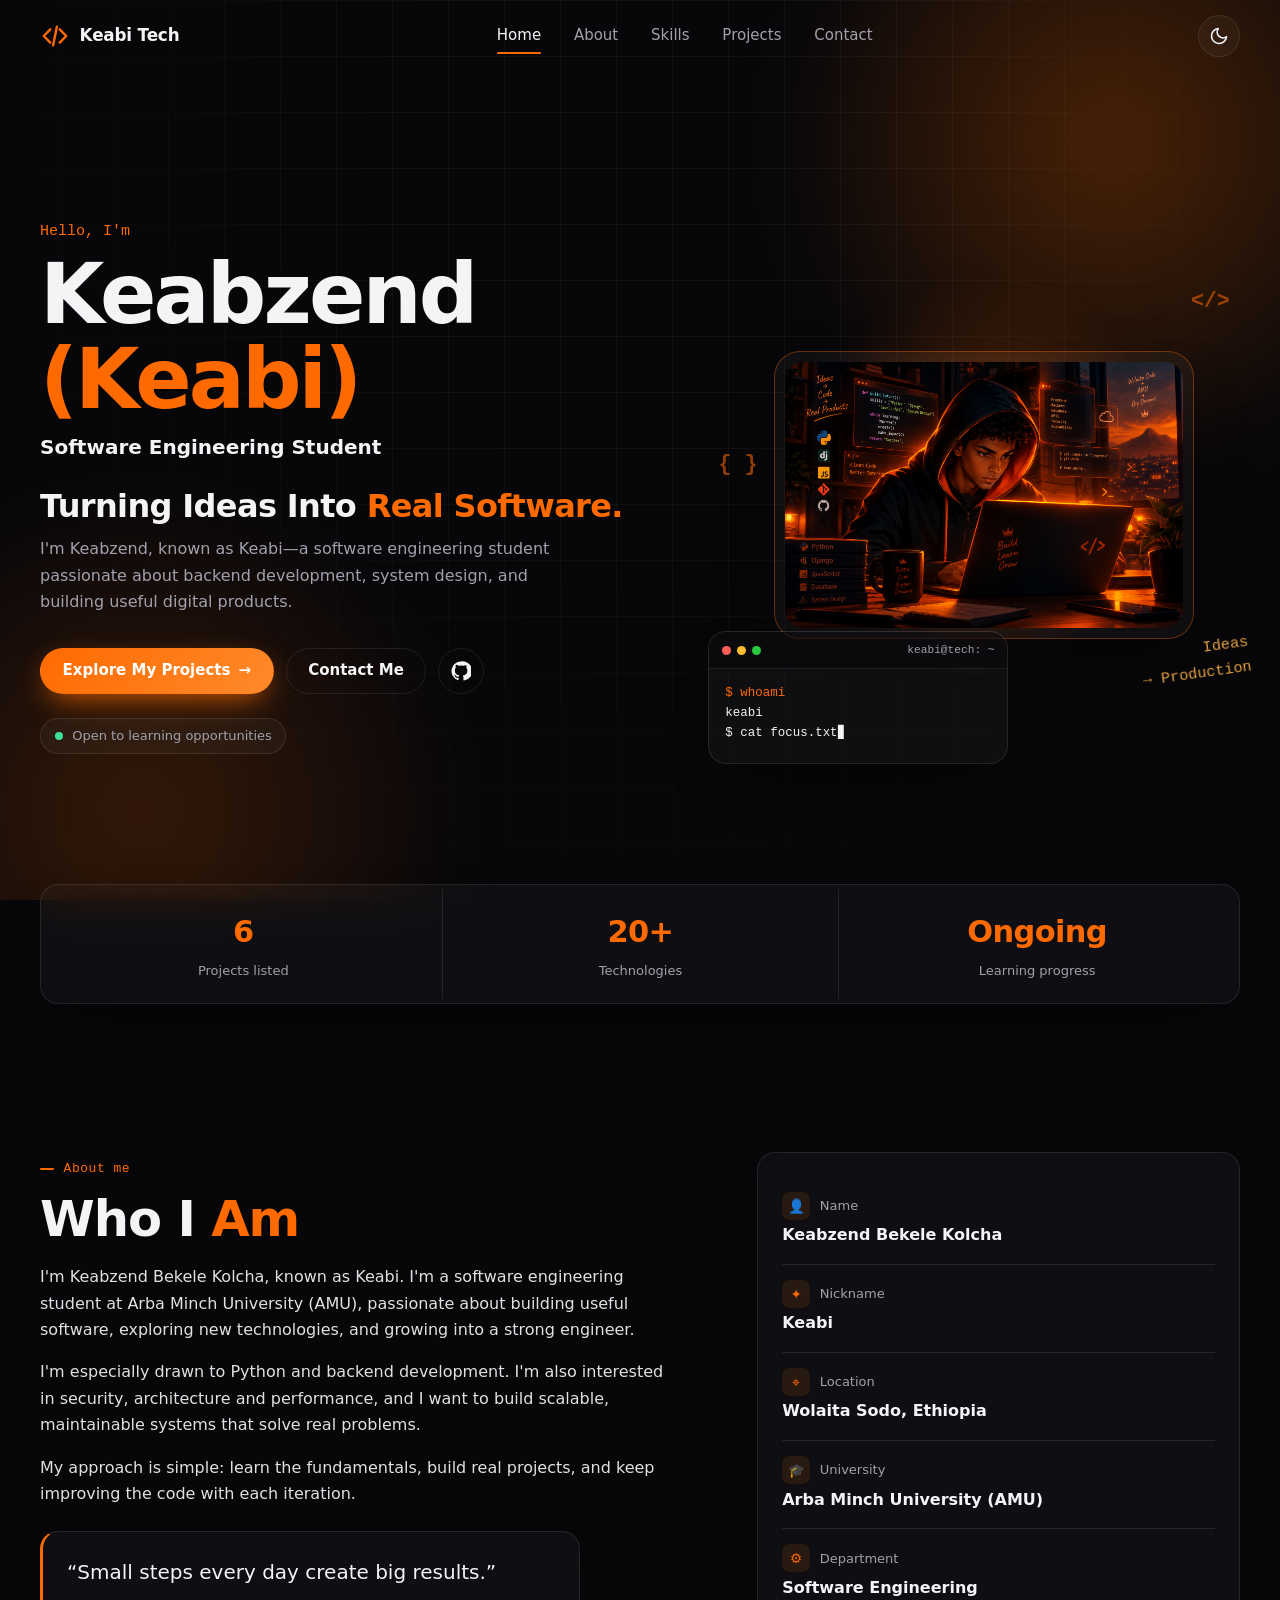
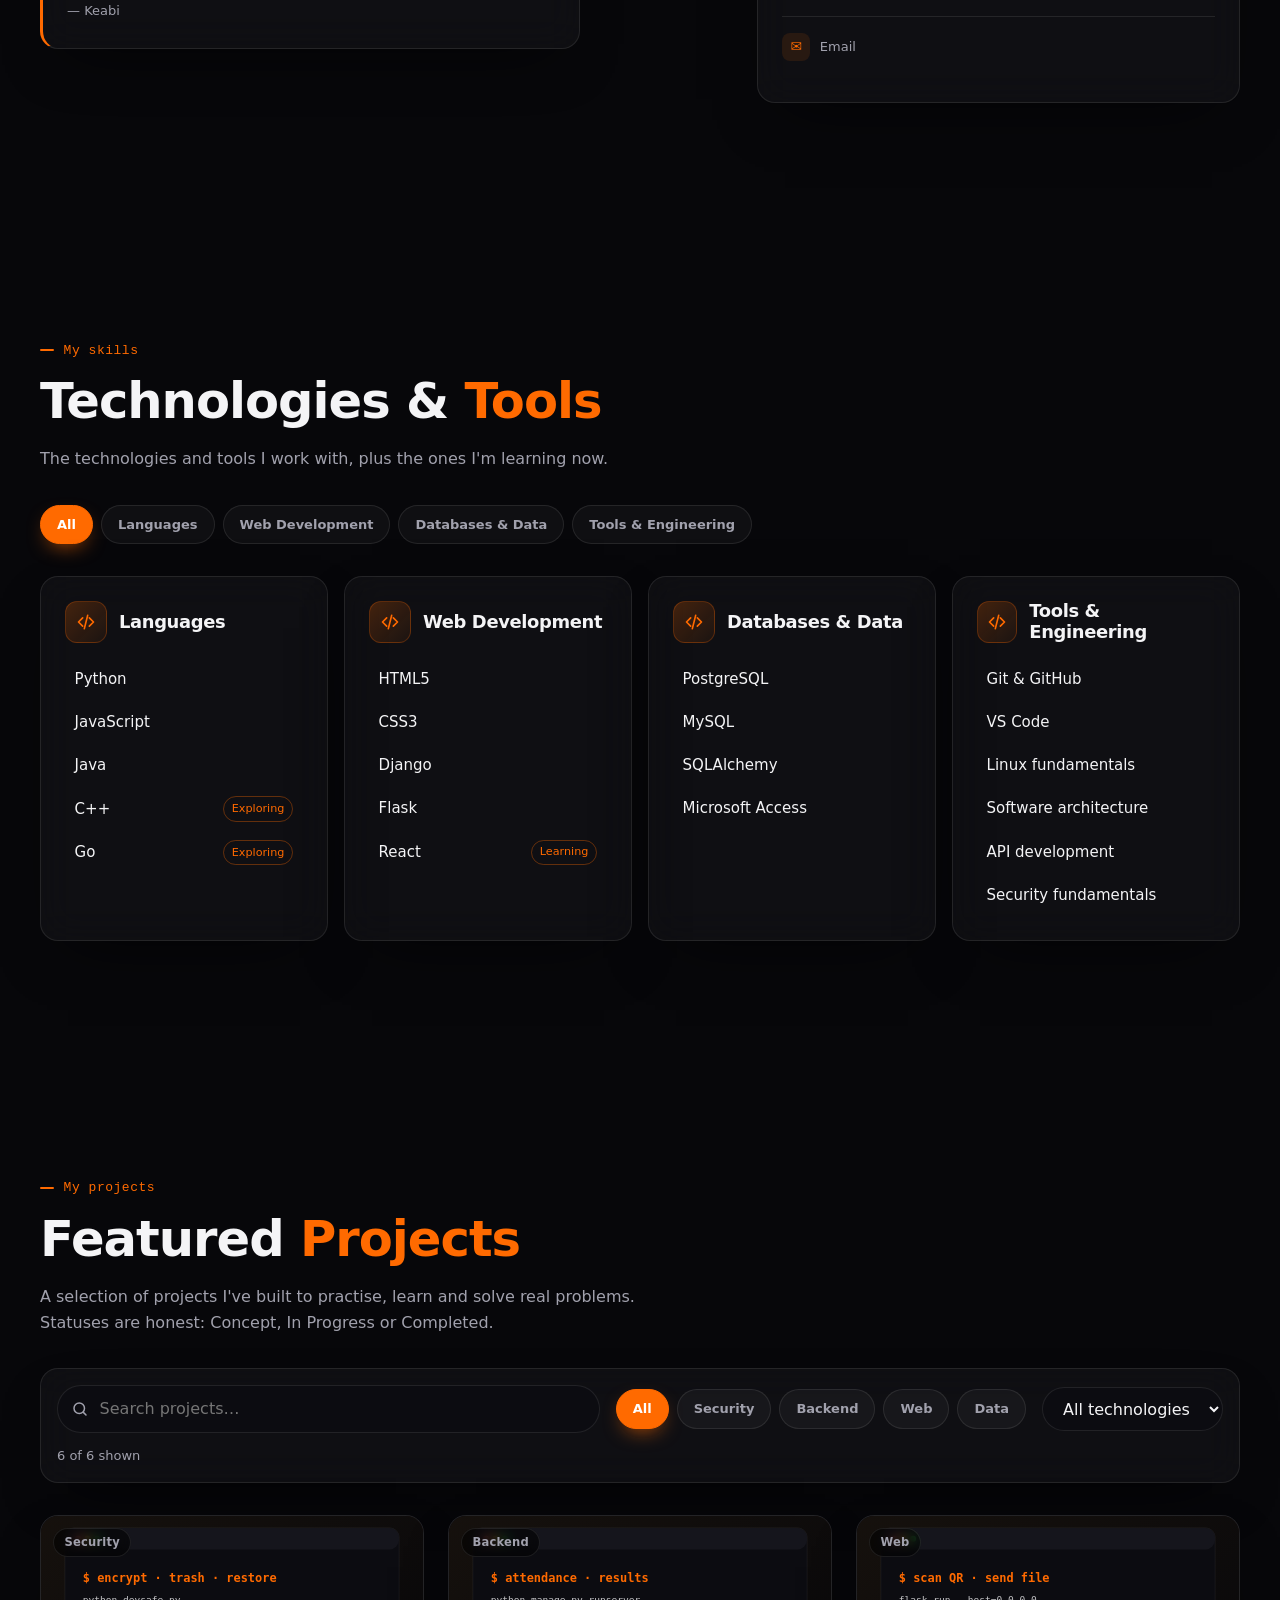
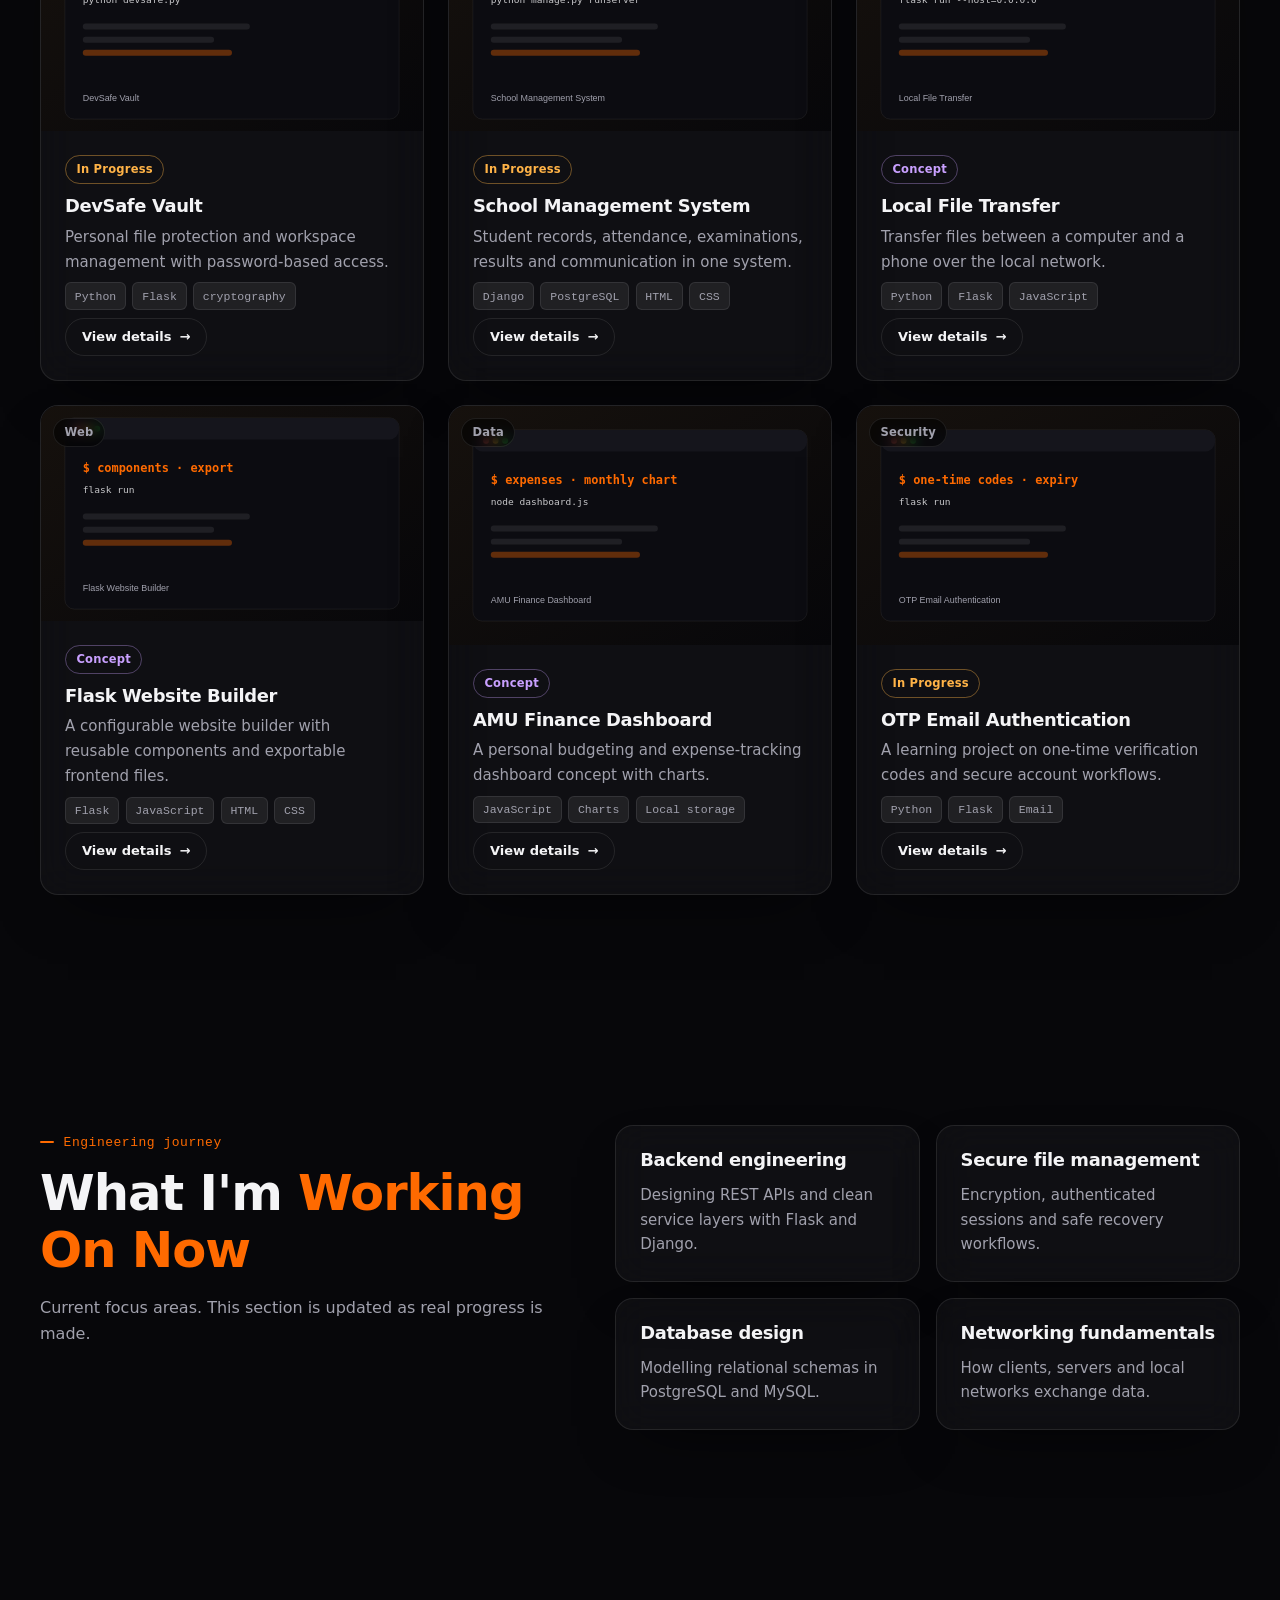
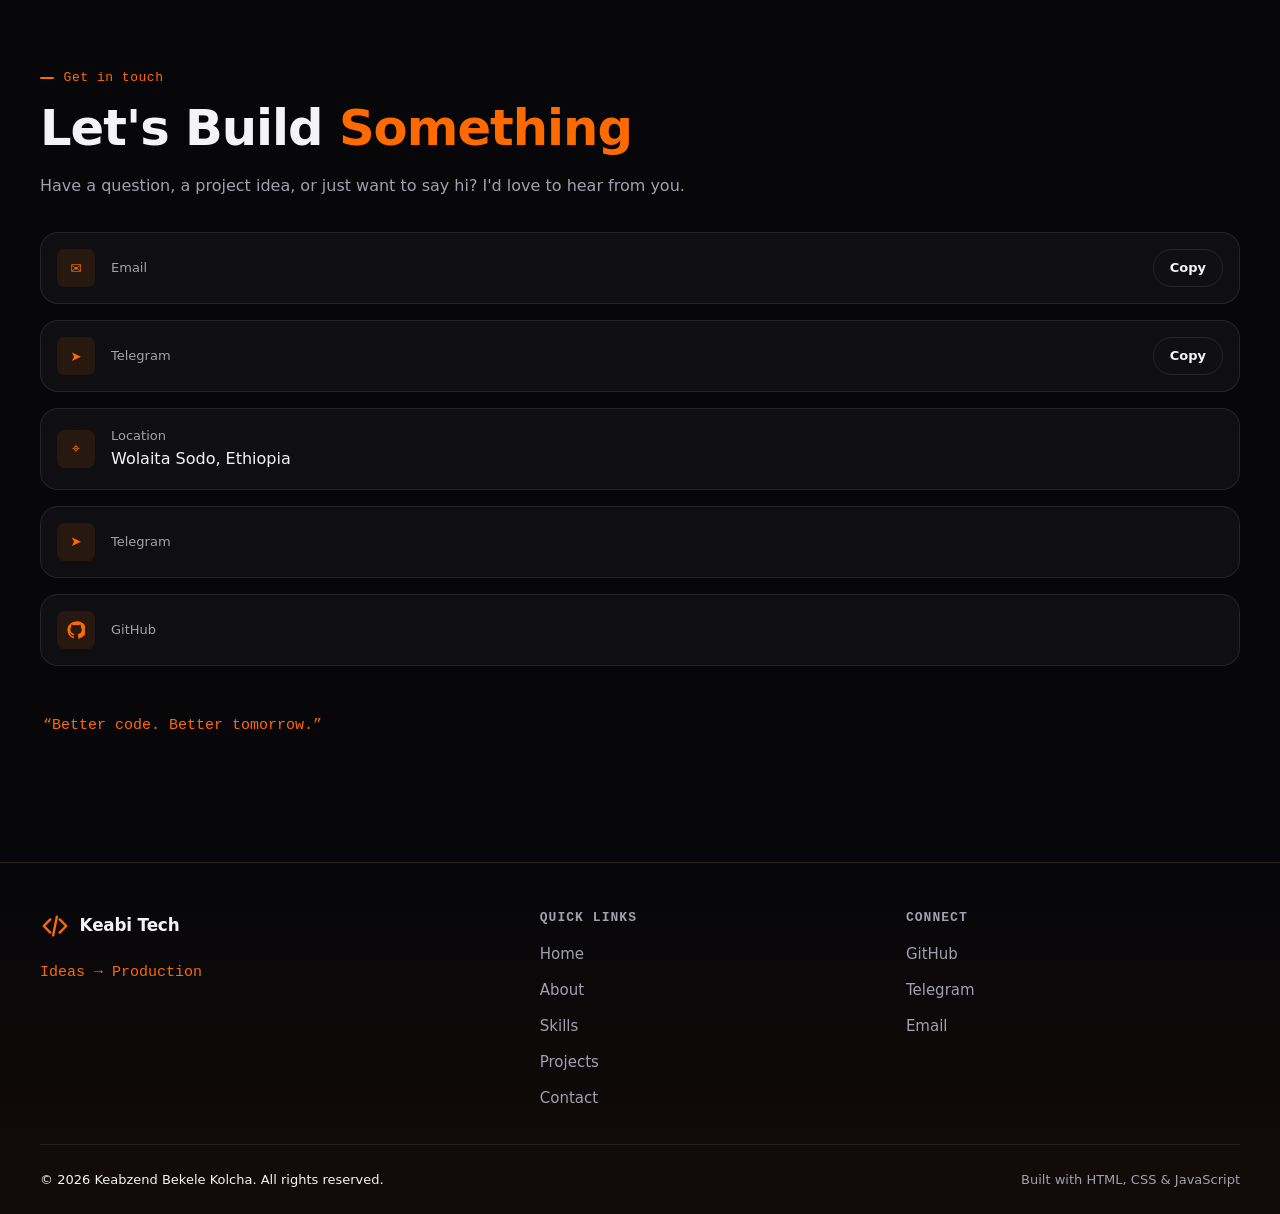
<file: keabi-tech/index.html>
<!DOCTYPE html>
<html lang="en" data-theme="dark">
<head>
  <meta charset="UTF-8">
  <meta name="viewport" content="width=device-width, initial-scale=1.0">
  <title>Keabi Tech · Keabzend Bekele Kolcha</title>
  <meta name="description" content="Keabzend (Keabi), software engineering student and aspiring backend engineer. Backend development, system design and useful digital products.">
  <meta name="author" content="Keabzend Bekele Kolcha">
  <meta name="theme-color" content="#07070a">
  <meta property="og:type" content="website">
  <meta property="og:title" content="Keabi Tech · Ideas → Production">
  <meta property="og:description" content="Portfolio of Keabzend (Keabi): backend development, system design and secure software.">
  <meta property="og:image" content="assets/images/profile.svg">
  <link rel="icon" href="assets/icons/favicon.svg" type="image/svg+xml">

  <!-- Set theme and "js" class before first paint -->
  <script>
    (function () {
      var t = "dark";
      try { t = localStorage.getItem("keabi-theme") || "dark"; } catch (e) {}
      document.documentElement.setAttribute("data-theme", t);
      document.documentElement.classList.add("js");
    })();
  </script>

  <link rel="stylesheet" href="css/styles.css">
  <link rel="stylesheet" href="css/animations.css">
  <link rel="stylesheet" href="css/responsive.css">
</head>
<body>
  <a class="skip-link" href="#main">Skip to content</a>
  <div class="scroll-progress" id="scroll-progress" aria-hidden="true"></div>
  <div class="bg-layer" aria-hidden="true">
    <div class="bg-glow bg-glow--a" data-parallax="0.05"></div>
    <div class="bg-glow bg-glow--b" data-parallax="-0.04"></div>
    <div class="bg-grid"></div>
  </div>

  <!-- ============ HEADER / NAV ============ -->
  <header class="site-header" id="site-header">
    <nav class="nav container" aria-label="Main navigation">
      <a href="#home" class="brand" aria-label="Keabi Tech home">
        <svg class="brand-mark" viewBox="0 0 32 32" aria-hidden="true"><path d="M11 9 4 16l7 7M21 9l7 7-7 7M18 6l-4 20" fill="none" stroke="currentColor" stroke-width="2.6" stroke-linecap="round" stroke-linejoin="round"/></svg>
        <span class="brand-text"><span data-bind="brand">Keabi Tech</span></span>
      </a>
      <button class="menu-toggle" id="menu-toggle" aria-expanded="false" aria-controls="primary-menu" aria-label="Open menu">
        <span></span><span></span><span></span>
      </button>
      <ul class="menu" id="primary-menu">
        <li><a href="#home">Home</a></li>
        <li><a href="#about">About</a></li>
        <li><a href="#skills">Skills</a></li>
        <li><a href="#projects">Projects</a></li>
        <li><a href="#contact">Contact</a></li>
      </ul>
      <button class="icon-btn theme-toggle" id="theme-toggle" type="button" aria-label="Switch to light theme" title="Switch to light theme">
        <svg class="icon-sun" viewBox="0 0 24 24" aria-hidden="true"><circle cx="12" cy="12" r="4" fill="none" stroke="currentColor" stroke-width="2"/><path d="M12 2v2M12 20v2M4.9 4.9l1.4 1.4M17.7 17.7l1.4 1.4M2 12h2M20 12h2M4.9 19.1l1.4-1.4M17.7 6.3l1.4-1.4" stroke="currentColor" stroke-width="2" stroke-linecap="round"/></svg>
        <svg class="icon-moon" viewBox="0 0 24 24" aria-hidden="true"><path d="M21 12.8A9 9 0 1 1 11.2 3a7 7 0 0 0 9.8 9.8z" fill="none" stroke="currentColor" stroke-width="2" stroke-linejoin="round"/></svg>
      </button>
    </nav>
  </header>

  <main id="main">
    <!-- ============ HERO ============ -->
    <section id="home" class="hero section-hero">
      <div class="container hero-grid">
        <div class="hero-copy">
          <p class="eyebrow reveal-text" style="--d:0">Hello, I'm</p>
          <h1 class="hero-title reveal-text" style="--d:1">
            <span data-bind="name" class="sr-only">Keabzend</span>
            <span class="hero-name" aria-hidden="true">Keabzend <span class="accent">(Keabi)</span></span>
          </h1>
          <p class="hero-role reveal-text" style="--d:2" data-bind="role">Software Engineering Student</p>
          <h2 class="hero-headline reveal-text" style="--d:3">Turning Ideas Into <span class="accent">Real Software.</span></h2>
          <p class="hero-intro reveal-text" style="--d:4">
            I'm Keabzend, known as Keabi—a software engineering student passionate about backend development, system design, and building useful digital products.
          </p>

          <div class="hero-actions reveal-text" style="--d:5">
            <a href="#projects" class="btn btn-primary">Explore My Projects <span aria-hidden="true">→</span></a>
            <a href="#contact" class="btn btn-ghost">Contact Me</a>
            <a href="#" data-bind-href="github" class="btn btn-icon" target="_blank" rel="noopener noreferrer" aria-label="GitHub profile (opens in a new tab)" title="GitHub" data-hide-empty>
              <svg viewBox="0 0 24 24" aria-hidden="true"><path fill="currentColor" d="M12 .5a11.5 11.5 0 0 0-3.6 22.4c.6.1.8-.3.8-.6v-2.1c-3.3.7-4-1.4-4-1.4-.5-1.3-1.3-1.7-1.3-1.7-1.1-.7.1-.7.1-.7 1.2.1 1.8 1.2 1.8 1.2 1.1 1.8 2.8 1.3 3.5 1 .1-.8.4-1.3.8-1.6-2.7-.3-5.5-1.3-5.5-6a4.7 4.7 0 0 1 1.2-3.2 4.3 4.3 0 0 1 .1-3.2s1-.3 3.3 1.2a11.4 11.4 0 0 1 6 0C17.3 4.7 18.3 5 18.3 5a4.3 4.3 0 0 1 .1 3.2 4.7 4.7 0 0 1 1.2 3.2c0 4.7-2.8 5.7-5.5 6 .4.4.8 1.1.8 2.2v3.3c0 .3.2.7.8.6A11.5 11.5 0 0 0 12 .5z"/></svg>
            </a>
          </div>

          <p class="availability reveal-text" style="--d:6" data-hide-if-no-availability>
            <span class="status-dot" aria-hidden="true"></span>
            <span data-availability-text>Open to learning opportunities</span>
          </p>
        </div>

        <div class="hero-visual reveal-text" style="--d:2">
          <div class="halo" aria-hidden="true"></div>
          <figure class="portrait glass">
            <img src="assets/images/image.png" width="560" height="640" alt="Original illustration of a focused developer in a hooded jacket, lit by an orange glow, with code symbols around them">
          </figure>
          <div class="terminal glass" role="img" aria-label="Terminal showing a short introduction">
            <div class="terminal-bar" aria-hidden="true"><span></span><span></span><span></span><em>keabi@tech: ~</em></div>
            <pre class="terminal-body" id="terminal-output" aria-hidden="true"></pre>
          </div>
          <span class="code-float code-float--a" aria-hidden="true">&lt;/&gt;</span>
          <span class="code-float code-float--b" aria-hidden="true">{ }</span>
          <span class="handwrite" aria-hidden="true">Ideas<br>→ Production</span>
        </div>
      </div>

      <div class="container">
        <ul class="stats glass" id="hero-stats">
          <li><span class="stat-value" data-stat="projects">0</span><span class="stat-label">Projects listed</span></li>
          <li><span class="stat-value" data-stat="tech">0</span><span class="stat-label">Technologies</span></li>
          <li><span class="stat-value">Ongoing</span><span class="stat-label">Learning progress</span></li>
        </ul>
      </div>
    </section>

    <!-- ============ ABOUT ============ -->
    <section id="about" class="section">
      <div class="container about-grid">
        <div class="reveal">
          <p class="section-eyebrow">About me</p>
          <h2 class="section-title">Who I <span class="accent">Am</span></h2>
          <p>I'm Keabzend Bekele Kolcha, known as Keabi. I'm a software engineering student at <span data-bind="university">Arba Minch University (AMU)</span>, passionate about building useful software, exploring new technologies, and growing into a strong engineer.</p>
          <p>I'm especially drawn to Python and backend development. I'm also interested in security, architecture and performance, and I want to build scalable, maintainable systems that solve real problems.</p>
          <p class="muted">My approach is simple: learn the fundamentals, build real projects, and keep improving the code with each iteration.</p>
          <blockquote class="quote glass">
            <p>“Small steps every day create big results.”</p>
            <cite>— Keabi</cite>
          </blockquote>
          <a href="#" data-resume class="btn btn-primary" download>
            <svg viewBox="0 0 24 24" aria-hidden="true"><path d="M12 4v11m0 0 4-4m-4 4-4-4M5 19h14" fill="none" stroke="currentColor" stroke-width="2" stroke-linecap="round" stroke-linejoin="round"/></svg>
            Download résumé
          </a>
        </div>

        <aside class="profile-card glass reveal" aria-label="Profile details" style="--stagger:1">
          <dl>
            <div class="profile-row"><dt><span class="row-icon" aria-hidden="true">👤</span>Name</dt><dd data-bind="name"></dd></div>
            <div class="profile-row"><dt><span class="row-icon" aria-hidden="true">✦</span>Nickname</dt><dd data-bind="nickname"></dd></div>
            <div class="profile-row"><dt><span class="row-icon" aria-hidden="true">⌖</span>Location</dt><dd data-bind="location"></dd></div>
            <div class="profile-row"><dt><span class="row-icon" aria-hidden="true">🎓</span>University</dt><dd data-bind="university"></dd></div>
            <div class="profile-row"><dt><span class="row-icon" aria-hidden="true">⚙</span>Department</dt><dd data-bind="department"></dd></div>
            <div class="profile-row"><dt><span class="row-icon" aria-hidden="true">✉</span>Email</dt><dd><a data-bind="email" data-bind-href="emailHref" data-hide-empty></a></dd></div>
          </dl>
        </aside>
      </div>
    </section>

    <!-- ============ SKILLS ============ -->
    <section id="skills" class="section">
      <div class="container">
        <header class="section-head reveal">
          <div>
            <p class="section-eyebrow">My skills</p>
            <h2 class="section-title">Technologies &amp; <span class="accent">Tools</span></h2>
            <p class="muted">The technologies and tools I work with, plus the ones I'm learning now.</p>
          </div>
        </header>
        <div class="filter-bar reveal" id="skill-filters" role="group" aria-label="Filter skills by category"></div>
        <div class="skills-grid" id="skills-grid"></div>
      </div>
    </section>

    <!-- ============ PROJECTS ============ -->
    <section id="projects" class="section">
      <div class="container">
        <header class="section-head reveal">
          <div>
            <p class="section-eyebrow">My projects</p>
            <h2 class="section-title">Featured <span class="accent">Projects</span></h2>
            <p class="muted">A selection of projects I've built to practise, learn and solve real problems. Statuses are honest: Concept, In Progress or Completed.</p>
          </div>
        </header>

        <div class="toolbar glass reveal">
          <label class="search">
            <span class="sr-only">Search projects by title</span>
            <svg viewBox="0 0 24 24" aria-hidden="true"><circle cx="11" cy="11" r="7" fill="none" stroke="currentColor" stroke-width="2"/><path d="m20 20-3.5-3.5" stroke="currentColor" stroke-width="2" stroke-linecap="round"/></svg>
            <input type="search" id="project-search" placeholder="Search projects…" autocomplete="off">
          </label>
          <div class="chips" id="project-categories" role="group" aria-label="Filter by category"></div>
          <label class="select-wrap">
            <span class="sr-only">Filter by technology</span>
            <select id="tech-filter">
              <option value="all">All technologies</option>
            </select>
          </label>
          <p class="count muted" id="project-count" aria-live="polite"></p>
        </div>

        <div class="projects-grid" id="projects-grid"></div>

        <div class="empty-state glass" id="projects-empty" hidden>
          <p>No projects match these filters.</p>
          <p class="muted">Try clearing the search or choosing “All”.</p>
        </div>
      </div>
    </section>

    <!-- ============ NOW / JOURNEY ============ -->
    <section id="journey" class="section">
      <div class="container journey-grid">
        <div class="reveal">
          <p class="section-eyebrow">Engineering journey</p>
          <h2 class="section-title">What I'm <span class="accent">Working On Now</span></h2>
          <p class="muted">Current focus areas. This section is updated as real progress is made.</p>
        </div>
        <ol class="now-list">
          <!-- Populated from config.now -->
        </ol>
      </div>
    </section>

    <!-- ============ CONTACT ============ -->
    <section id="contact" class="section">
      <div class="container contact-grid">
        <div class="reveal">
          <p class="section-eyebrow">Get in touch</p>
          <h2 class="section-title">Let's Build <span class="accent">Something</span></h2>
          <p class="muted">Have a question, a project idea, or just want to say hi? I'd love to hear from you.</p>

          <ul class="contact-links">
            <li>
              <span class="row-icon" aria-hidden="true">✉</span>
              <div>
                <span class="label">Email</span>
                <a data-bind="email" data-bind-href="emailHref" data-hide-empty></a>
              </div>
              <button type="button" class="btn btn-ghost btn-sm" id="copy-email">Copy</button>
              <span class="sr-only" id="copy-status" role="status"></span>
            </li>
            <li>
              <span class="row-icon" aria-hidden="true">➤</span>
              <div>
                <span class="label">Telegram</span>
                <a data-bind="email" data-bind-href="emailHref" data-hide-empty></a>
              </div>
              <button type="button" class="btn btn-ghost btn-sm" id="copy-email">Copy</button>
              <span class="sr-only" id="copy-status" role="status"></span>
            </li>
            <li data-hide-empty-parent>
              <span class="row-icon" aria-hidden="true">⌖</span>
              <div><span class="label">Location</span><span data-bind="location"></span></div>
            </li>
            <li>
              <span class="row-icon" aria-hidden="true">➤</span>
              <div>
                <span class="label">Telegram</span>
                <a data-bind="telegramHandle" data-bind-href="telegram" data-hide-empty target="_blank" rel="noopener noreferrer"></a>
              </div>
            </li>
            <li>
              <span class="row-icon" aria-hidden="true">
                <svg viewBox="0 0 24 24"><path fill="currentColor" d="M12 .5a11.5 11.5 0 0 0-3.6 22.4c.6.1.8-.3.8-.6v-2.1c-3.3.7-4-1.4-4-1.4-.5-1.3-1.3-1.7-1.3-1.7-1.1-.7.1-.7.1-.7 1.2.1 1.8 1.2 1.8 1.2 1.1 1.8 2.8 1.3 3.5 1 .1-.8.4-1.3.8-1.6-2.7-.3-5.5-1.3-5.5-6a4.7 4.7 0 0 1 1.2-3.2 4.3 4.3 0 0 1 .1-3.2s1-.3 3.3 1.2a11.4 11.4 0 0 1 6 0C17.3 4.7 18.3 5 18.3 5a4.3 4.3 0 0 1 .1 3.2 4.7 4.7 0 0 1 1.2 3.2c0 4.7-2.8 5.7-5.5 6 .4.4.8 1.1.8 2.2v3.3c0 .3.2.7.8.6A11.5 11.5 0 0 0 12 .5z"/></svg>
              </span>
              <div>
                <span class="label">GitHub</span>
                <a data-bind="github" data-bind-href="github" data-hide-empty target="_blank" rel="noopener noreferrer"></a>
              </div>
            </li>
          </ul>

          <blockquote class="quote quote-inline">
            <p>“Better code. Better tomorrow.”</p>
          </blockquote>
        </div>

    
      </div>
    </section>
  </main>

  <!-- ============ FOOTER ============ -->
  <footer class="site-footer">
    <div class="container footer-grid">
      <div>
        <a href="#home" class="brand" aria-label="Keabi Tech home">
          <svg class="brand-mark" viewBox="0 0 32 32" aria-hidden="true"><path d="M11 9 4 16l7 7M21 9l7 7-7 7M18 6l-4 20" fill="none" stroke="currentColor" stroke-width="2.6" stroke-linecap="round" stroke-linejoin="round"/></svg>
          <span class="brand-text" data-bind="brand">Keabi Tech</span>
        </a>
        <p class="accent tagline" data-bind="tagline">Ideas → Production</p>
      </div>
      <nav aria-label="Footer navigation">
        <h3 class="footer-title">Quick links</h3>
        <ul>
          <li><a href="#home">Home</a></li>
          <li><a href="#about">About</a></li>
          <li><a href="#skills">Skills</a></li>
          <li><a href="#projects">Projects</a></li>
          <li><a href="#contact">Contact</a></li>
        </ul>
      </nav>
      <div>
        <h3 class="footer-title">Connect</h3>
        <ul>
          <li><a data-bind="github" data-bind-href="github" data-hide-empty target="_blank" rel="noopener noreferrer">GitHub</a></li>
          <li><a data-bind="telegramHandle" data-bind-href="telegram" data-hide-empty target="_blank" rel="noopener noreferrer">Telegram</a></li>
          <li><a data-bind="email" data-bind-href="emailHref" data-hide-empty>Email</a></li>
        </ul>
      </div>
    </div>
    <div class="container footer-bottom">
      <p>© <span data-year>2026</span> <span data-bind="name"></span>. All rights reserved.</p>
      <p class="muted">Built with HTML, CSS &amp; JavaScript</p>
    </div>
  </footer>

  <button type="button" class="back-to-top glass" id="back-to-top" aria-label="Back to top">
    <svg viewBox="0 0 24 24" aria-hidden="true"><path d="M12 19V5m0 0-6 6m6-6 6 6" fill="none" stroke="currentColor" stroke-width="2" stroke-linecap="round" stroke-linejoin="round"/></svg>
  </button>

  <!-- ============ PROJECT MODAL (native dialog: focus trap + Esc) ============ -->
  <dialog class="modal glass" id="project-modal" aria-labelledby="project-modal-title">
    <div class="modal-inner">
      <button type="button" class="icon-btn modal-close" aria-label="Close project details">✕</button>
      <div id="project-modal-body"></div>
    </div>
  </dialog>

  <!-- ============ TEMPLATES ============ -->
  <template id="project-card-template">
    <article class="project-card glass reveal">
      <div class="thumb-wrap">
        <img data-field="thumbnail" width="640" height="400" loading="lazy" alt="">
        <span class="pill pill-overlay" data-field="category"></span>
      </div>
      <div class="card-body">
        <span class="status" data-field="status"></span>
        <h3 data-field="title"></h3>
        <p class="muted" data-field="summary"></p>
        <ul class="tags" data-field="tags"></ul>
        <button type="button" class="btn btn-ghost btn-sm" data-open>View details <span aria-hidden="true">→</span></button>
      </div>
    </article>
  </template>

  <template id="skill-card-template">
    <article class="skill-card glass reveal">
      <header class="skill-head">
        <span class="icon-badge" aria-hidden="true">
          <svg viewBox="0 0 24 24"><path d="m8 7-5 5 5 5M16 7l5 5-5 5M14 4l-4 16" fill="none" stroke="currentColor" stroke-width="2" stroke-linecap="round" stroke-linejoin="round"/></svg>
        </span>
        <h3 data-skill-title></h3>
      </header>
      <ul class="skill-list" data-skill-list></ul>
    </article>
  </template>

  <script src="js/config.js"></script>
  <script src="js/projects.js"></script>
  <script src="js/app.js"></script>
  <script src="js/interactions.js"></script>
</body>
</html>
</file>
<file: keabi-tech/css/styles.css>
/* ==========================================================================
   KEABI TECH — base styles, design tokens, layout components
   ========================================================================== */

/* ---------- Design tokens ---------- */
:root {
  --bg: #07070a;
  --bg-2: #0c0c11;
  --surface: rgba(255, 255, 255, 0.035);
  --surface-strong: rgba(255, 255, 255, 0.07);
  --border: rgba(255, 255, 255, 0.09);
  --border-strong: rgba(255, 106, 0, 0.35);
  --text: #f4f4f6;
  --muted: #a1a1ad;
  --accent: #ff6a00;
  --accent-2: #ffb347;
  --accent-ink: #1a0b00;
  --success: #3ddc97;
  --danger: #ff5c6c;
  --glow: rgba(255, 106, 0, 0.28);
  --shadow: 0 24px 60px -28px rgba(0, 0, 0, 0.75);
  --blur: saturate(140%) blur(18px);

  --radius-sm: 10px;
  --radius: 18px;
  --radius-lg: 26px;

  --space-1: 0.25rem;
  --space-2: 0.5rem;
  --space-3: 0.75rem;
  --space-4: 1rem;
  --space-6: 1.5rem;
  --space-8: 2rem;
  --space-12: 3rem;
  --space-16: 4rem;
  --section-y: clamp(4.5rem, 9vw, 7.5rem);

  --fs-xs: 0.8125rem;
  --fs-sm: 0.9375rem;
  --fs-base: 1rem;
  --fs-lg: clamp(1.1rem, 1.6vw, 1.25rem);
  --fs-h3: clamp(1.1rem, 1.4vw, 1.25rem);
  --fs-h2: clamp(2rem, 4.2vw, 3.1rem);
  --fs-h1: clamp(2.6rem, 7vw, 5.2rem);

  --font-sans: system-ui, -apple-system, "Segoe UI", Roboto, "Helvetica Neue", Arial, sans-serif;
  --font-mono: ui-monospace, SFMono-Regular, "SF Mono", Consolas, "Liberation Mono", Menlo, monospace;

  --container: 1200px;
  --nav-h: 72px;
  color-scheme: dark;
}

[data-theme="light"] {
  --bg: #fbf8f5;
  --bg-2: #ffffff;
  --surface: rgba(255, 255, 255, 0.72);
  --surface-strong: #ffffff;
  --border: rgba(20, 20, 30, 0.1);
  --border-strong: rgba(255, 106, 0, 0.45);
  --text: #15151c;
  --muted: #5d5d69;
  --glow: rgba(255, 106, 0, 0.16);
  --shadow: 0 24px 50px -30px rgba(60, 30, 0, 0.3);
  color-scheme: light;
}

/* ---------- Base ---------- */
*,
*::before,
*::after { box-sizing: border-box; }

html {
  scroll-behavior: smooth;
  scroll-padding-top: calc(var(--nav-h) + 12px);
  -webkit-text-size-adjust: 100%;
}

body {
  margin: 0;
  min-height: 100vh;
  font-family: var(--font-sans);
  font-size: var(--fs-base);
  line-height: 1.65;
  color: var(--text);
  background: var(--bg);
  overflow-x: hidden;
  -webkit-font-smoothing: antialiased;
  transition: background-color 0.35s ease, color 0.35s ease;
}

img, svg { display: block; max-width: 100%; }
img { height: auto; }
a { color: inherit; text-decoration: none; }
p { margin: 0 0 var(--space-4); }
h1, h2, h3, h4 { margin: 0 0 var(--space-3); line-height: 1.15; letter-spacing: -0.02em; font-weight: 750; }
ul, ol { margin: 0; padding: 0; list-style: none; }
blockquote, figure, dl, dd { margin: 0; }
button, input, select, textarea { font: inherit; color: inherit; }
button { cursor: pointer; }
[hidden] { display: none !important; }

.container {
  width: min(100% - 2.5rem, var(--container));
  margin-inline: auto;
}

.sr-only {
  position: absolute !important;
  width: 1px; height: 1px;
  padding: 0; margin: -1px;
  overflow: hidden; clip: rect(0, 0, 0, 0);
  white-space: nowrap; border: 0;
}

.accent { color: var(--accent); }
.muted { color: var(--muted); }
.small { font-size: var(--fs-xs); }

/* Visible focus for keyboard users */
:focus-visible {
  outline: 2px solid var(--accent);
  outline-offset: 3px;
  border-radius: 6px;
}

.skip-link {
  position: fixed;
  top: 12px; left: 12px;
  z-index: 200;
  padding: 0.6rem 1rem;
  border-radius: var(--radius-sm);
  background: var(--accent);
  color: var(--accent-ink);
  font-weight: 600;
  transform: translateY(-200%);
  transition: transform 0.2s ease;
}
.skip-link:focus { transform: translateY(0); }

/* ---------- Ambient background ---------- */
.bg-layer {
  position: fixed;
  inset: 0;
  z-index: -1;
  pointer-events: none;
  overflow: hidden;
}
.bg-grid {
  position: absolute;
  inset: 0;
  background-image:
    linear-gradient(var(--border) 1px, transparent 1px),
    linear-gradient(90deg, var(--border) 1px, transparent 1px);
  background-size: 56px 56px;
  mask-image: radial-gradient(ellipse at 50% 20%, #000 30%, transparent 75%);
  -webkit-mask-image: radial-gradient(ellipse at 50% 20%, #000 30%, transparent 75%);
  opacity: 0.45;
}
.bg-glow {
  position: absolute;
  width: 58vw;
  height: 58vw;
  max-width: 820px;
  max-height: 820px;
  border-radius: 50%;
  background: radial-gradient(circle, var(--glow), transparent 65%);
  filter: blur(40px);
  will-change: transform;
}
.bg-glow--a { top: -18vw; right: -16vw; }
.bg-glow--b { bottom: -22vw; left: -18vw; opacity: 0.7; }

/* ---------- Glass surface ---------- */
.glass {
  background: var(--surface);
  border: 1px solid var(--border);
  backdrop-filter: var(--blur);
  -webkit-backdrop-filter: var(--blur);
  box-shadow: var(--shadow);
  border-radius: var(--radius);
}

/* ---------- Buttons ---------- */
.btn {
  display: inline-flex;
  align-items: center;
  justify-content: center;
  gap: 0.5rem;
  min-height: 46px;
  padding: 0.7rem 1.35rem;
  border-radius: 999px;
  border: 1px solid transparent;
  font-weight: 650;
  font-size: var(--fs-sm);
  line-height: 1;
  white-space: nowrap;
  transition: transform 0.2s ease, box-shadow 0.25s ease, background-color 0.25s ease, border-color 0.25s ease, color 0.25s ease;
}
.btn svg { width: 18px; height: 18px; flex: none; }
.btn:hover { transform: translateY(-2px); }
.btn:active { transform: translateY(0); }

.btn-primary {
  background: linear-gradient(135deg, var(--accent), #ff8a2b);
  color: #fff;
  box-shadow: 0 10px 30px -10px var(--accent);
}
.btn-primary:hover { box-shadow: 0 16px 36px -12px var(--accent); }

.btn-ghost {
  background: transparent;
  color: var(--text);
  border-color: var(--border);
}
.btn-ghost:hover { border-color: var(--border-strong); color: var(--accent); }

.btn-icon {
  width: 46px;
  padding: 0;
  background: transparent;
  border-color: var(--border);
  color: var(--text);
}
.btn-icon svg { width: 20px; height: 20px; }
.btn-icon:hover { color: var(--accent); border-color: var(--border-strong); }

.btn-sm { min-height: 38px; padding: 0.5rem 1rem; font-size: var(--fs-xs); }
.btn-block { width: 100%; }

.icon-btn {
  width: 42px; height: 42px;
  display: inline-grid;
  place-items: center;
  border-radius: 50%;
  border: 1px solid var(--border);
  background: var(--surface);
  color: var(--text);
  transition: border-color 0.2s ease, color 0.2s ease, transform 0.2s ease;
}
.icon-btn:hover { color: var(--accent); border-color: var(--border-strong); transform: rotate(-12deg); }
.icon-btn svg { width: 20px; height: 20px; }

/* ---------- Header / navigation ---------- */
.site-header {
  position: sticky;
  top: 0;
  z-index: 100;
  height: var(--nav-h);
  transition: background-color 0.3s ease, backdrop-filter 0.3s ease, border-color 0.3s ease;
  border-bottom: 1px solid transparent;
}
.site-header.is-scrolled {
  background: color-mix(in srgb, var(--bg) 70%, transparent);
  backdrop-filter: var(--blur);
  -webkit-backdrop-filter: var(--blur);
  border-bottom-color: var(--border);
}
.nav {
  height: 100%;
  display: flex;
  align-items: center;
  justify-content: space-between;
  gap: var(--space-4);
}
.brand {
  display: inline-flex;
  align-items: center;
  gap: 0.6rem;
  font-weight: 750;
  font-size: 1.05rem;
  letter-spacing: -0.01em;
}
.brand-mark { width: 30px; height: 30px; color: var(--accent); }

.menu {
  display: flex;
  align-items: center;
  gap: 0.25rem;
  position: relative;
}
.menu a {
  position: relative;
  display: block;
  padding: 0.5rem 0.9rem;
  font-size: var(--fs-sm);
  color: var(--muted);
  transition: color 0.2s ease;
}
.menu a::after {
  content: "";
  position: absolute;
  left: 0.9rem; right: 0.9rem; bottom: 0.1rem;
  height: 2px;
  border-radius: 2px;
  background: var(--accent);
  transform: scaleX(0);
  transform-origin: left;
  transition: transform 0.3s ease;
}
.menu a:hover,
.menu a.is-active { color: var(--text); }
.menu a:hover::after,
.menu a.is-active::after { transform: scaleX(1); }

.nav > .theme-toggle { margin-left: var(--space-2); }
.theme-toggle .icon-sun { display: none; }
[data-theme="light"] .theme-toggle .icon-sun { display: block; }
[data-theme="light"] .theme-toggle .icon-moon { display: none; }
[data-theme="dark"] .theme-toggle .icon-moon { display: block; }

.menu-toggle {
  display: none;
  width: 44px; height: 44px;
  background: var(--surface);
  border: 1px solid var(--border);
  border-radius: 12px;
  flex-direction: column;
  justify-content: center;
  align-items: center;
  gap: 5px;
}
.menu-toggle span {
  width: 18px; height: 2px;
  background: var(--text);
  border-radius: 2px;
  transition: transform 0.3s ease, opacity 0.3s ease;
}
.menu-toggle[aria-expanded="true"] span:nth-child(1) { transform: translateY(7px) rotate(45deg); }
.menu-toggle[aria-expanded="true"] span:nth-child(2) { opacity: 0; }
.menu-toggle[aria-expanded="true"] span:nth-child(3) { transform: translateY(-7px) rotate(-45deg); }

.scroll-progress {
  position: fixed;
  top: 0; left: 0; right: 0;
  height: 3px;
  background: linear-gradient(90deg, var(--accent), var(--accent-2));
  transform-origin: left;
  transform: scaleX(0);
  z-index: 150;
  box-shadow: 0 0 12px var(--glow);
}

/* ---------- Sections ---------- */
.section { padding-block: var(--section-y); position: relative; }
.section-hero { padding-top: clamp(2.5rem, 6vw, 4.5rem); padding-bottom: var(--space-8); }

.section-eyebrow {
  display: inline-flex;
  align-items: center;
  gap: 0.6rem;
  margin-bottom: var(--space-3);
  font-family: var(--font-mono);
  font-size: var(--fs-xs);
  color: var(--accent);
  letter-spacing: 0.04em;
}
.section-eyebrow::before {
  content: "";
  width: 14px; height: 2px;
  background: var(--accent);
  border-radius: 2px;
}
.section-title { font-size: var(--fs-h2); margin-bottom: var(--space-4); }
.section-head {
  display: flex;
  justify-content: space-between;
  align-items: flex-end;
  flex-wrap: wrap;
  gap: var(--space-6);
  margin-bottom: var(--space-8);
}
.section-head p.muted { max-width: 60ch; margin: 0; }

/* ---------- Hero ---------- */
.hero-grid {
  display: grid;
  grid-template-columns: 1.1fr 0.9fr;
  gap: clamp(2rem, 5vw, 4rem);
  align-items: center;
  min-height: min(78vh, 720px);
}
.eyebrow {
  font-family: var(--font-mono);
  color: var(--accent);
  font-size: var(--fs-sm);
  margin-bottom: var(--space-2);
}
.hero-title {
  font-size: var(--fs-h1);
  font-weight: 800;
  margin: 0 0 var(--space-2);
  letter-spacing: -0.035em;
  line-height: 1.02;
}
.hero-role {
  font-size: var(--fs-lg);
  font-weight: 600;
  color: var(--text);
  margin-bottom: var(--space-6);
}
.hero-headline {
  font-size: clamp(1.4rem, 2.6vw, 2rem);
  font-weight: 700;
  letter-spacing: -0.02em;
  margin-bottom: var(--space-3);
}
.hero-intro {
  max-width: 52ch;
  color: var(--muted);
  font-size: var(--fs-base);
}
.hero-actions {
  display: flex;
  flex-wrap: wrap;
  gap: var(--space-3);
  margin: var(--space-8) 0 var(--space-6);
}

.availability {
  display: inline-flex;
  align-items: center;
  gap: 0.6rem;
  font-size: var(--fs-xs);
  color: var(--muted);
  padding: 0.4rem 0.85rem;
  border: 1px solid var(--border);
  border-radius: 999px;
  background: var(--surface);
}
.status-dot {
  width: 8px; height: 8px;
  border-radius: 50%;
  background: var(--success);
  box-shadow: 0 0 0 0 rgba(61, 220, 151, 0.6);
  animation: pulse 2.4s ease-out infinite;
}

.hero-visual {
  position: relative;
  min-height: 480px;
  display: grid;
  place-items: center;
}
.halo {
  position: absolute;
  width: 78%;
  aspect-ratio: 1;
  border-radius: 50%;
  background: radial-gradient(circle, var(--glow), transparent 68%);
  filter: blur(14px);
  top: 4%;
}
.portrait {
  position: relative;
  width: min(100%, 420px);
  margin: 0;
  padding: 10px;
  border-radius: var(--radius-lg);
  overflow: hidden;
  border-color: var(--border-strong);
}
.portrait img {
  width: 100%;
  height: auto;
  border-radius: calc(var(--radius-lg) - 8px);
}

.terminal {
  position: absolute;
  left: -4%;
  bottom: -6%;
  width: min(300px, 80%);
  border-radius: var(--radius);
  overflow: hidden;
  font-family: var(--font-mono);
  font-size: 0.78rem;
}
.terminal-bar {
  display: flex;
  align-items: center;
  gap: 6px;
  padding: 0.55rem 0.8rem;
  border-bottom: 1px solid var(--border);
  background: color-mix(in srgb, var(--bg) 60%, transparent);
}
.terminal-bar span { width: 9px; height: 9px; border-radius: 50%; background: var(--border-strong); }
.terminal-bar span:nth-child(1) { background: #ff5f57; }
.terminal-bar span:nth-child(2) { background: #febc2e; }
.terminal-bar span:nth-child(3) { background: #28c840; }
.terminal-bar em { margin-left: auto; font-style: normal; color: var(--muted); font-size: 0.7rem; }
.terminal-body {
  margin: 0;
  padding: 0.9rem 1rem;
  min-height: 7.5em;
  white-space: pre-wrap;
  color: var(--text);
  line-height: 1.6;
}
.terminal-body::first-line { color: var(--accent); }

.code-float {
  position: absolute;
  font-family: var(--font-mono);
  color: var(--accent);
  opacity: 0.55;
  font-size: 1.35rem;
  font-weight: 700;
  pointer-events: none;
  animation: float 7s ease-in-out infinite;
}
.code-float--a { top: 6%; right: 2%; }
.code-float--b { top: 40%; left: -2%; animation-delay: -3s; }
.handwrite {
  position: absolute;
  right: -2%;
  bottom: 10%;
  font-family: var(--font-mono);
  color: var(--accent-2);
  font-size: 0.95rem;
  transform: rotate(-8deg);
  text-align: right;
  opacity: 0.9;
  pointer-events: none;
}

.stats {
  list-style: none;
  display: grid;
  grid-template-columns: repeat(3, 1fr);
  margin-top: clamp(1rem, 3vw, 2.5rem);
  padding: 0.25rem;
}
.stats li {
  display: flex;
  flex-direction: column;
  align-items: center;
  gap: 0.2rem;
  padding: 1.1rem 0.5rem;
  text-align: center;
}
.stats li + li { border-left: 1px solid var(--border); }
.stat-value {
  font-size: clamp(1.4rem, 2.6vw, 1.9rem);
  font-weight: 800;
  color: var(--accent);
  letter-spacing: -0.02em;
}
.stat-label { font-size: var(--fs-xs); color: var(--muted); }

/* ---------- About ---------- */
.about-grid {
  display: grid;
  grid-template-columns: 1.15fr 0.85fr;
  gap: clamp(2rem, 5vw, 4.5rem);
  align-items: start;
}
.about-grid > div > p:not(.section-eyebrow) { color: var(--text); opacity: 0.92; max-width: 62ch; }
.quote {
  margin: var(--space-6) 0 var(--space-8);
  padding: var(--space-6);
  border-radius: var(--radius);
  border-left: 3px solid var(--accent);
  max-width: 540px;
}
.quote p { font-size: var(--fs-lg); color: var(--text); margin-bottom: var(--space-2); }
.quote cite { font-style: normal; font-size: var(--fs-xs); color: var(--muted); }
.quote-inline { border-left-color: var(--accent); background: transparent; box-shadow: none; border-color: transparent; padding: var(--space-4) 0 0; border-radius: 0; margin: var(--space-8) 0 0; }
.quote-inline p { font-family: var(--font-mono); color: var(--accent); font-size: var(--fs-sm); }

.profile-card { padding: var(--space-6) var(--space-6); }
.profile-row {
  display: grid;
  grid-template-columns: 1fr;
  padding: 0.95rem 0;
}
.profile-row + .profile-row { border-top: 1px solid var(--border); }
.profile-row dt {
  display: flex;
  align-items: center;
  gap: 0.6rem;
  font-size: var(--fs-xs);
  color: var(--muted);
  margin-bottom: 0.15rem;
}
.profile-row dd { font-weight: 600; word-break: break-word; }
.profile-row dd a { color: var(--accent); }
.profile-row dd a:hover { text-decoration: underline; text-underline-offset: 3px; }
.row-icon {
  display: inline-grid;
  place-items: center;
  width: 28px; height: 28px;
  border-radius: 8px;
  background: rgba(255, 106, 0, 0.1);
  color: var(--accent);
  font-size: 0.85rem;
  flex: none;
}

/* ---------- Skills ---------- */
.filter-bar, .chips {
  display: flex;
  flex-wrap: wrap;
  gap: var(--space-2);
  margin-bottom: var(--space-8);
}
.chip {
  padding: 0.5rem 1rem;
  border-radius: 999px;
  border: 1px solid var(--border);
  background: var(--surface);
  color: var(--muted);
  font-size: var(--fs-xs);
  font-weight: 600;
  transition: all 0.2s ease;
}
.chip:hover { color: var(--text); border-color: var(--border-strong); }
.chip.is-active {
  background: var(--accent);
  border-color: var(--accent);
  color: #fff;
  box-shadow: 0 8px 22px -10px var(--accent);
}

.skills-grid {
  display: grid;
  grid-template-columns: repeat(4, minmax(0, 1fr));
  gap: var(--space-4);
}
.skill-card {
  padding: var(--space-6);
  transition: transform 0.3s ease, border-color 0.3s ease;
}
.skill-card:hover { transform: translateY(-4px); border-color: var(--border-strong); }
.skill-head {
  display: flex;
  align-items: center;
  gap: 0.75rem;
  margin-bottom: var(--space-4);
}
.skill-head h3 { font-size: var(--fs-h3); margin: 0; }
.icon-badge {
  display: grid;
  place-items: center;
  width: 42px; height: 42px;
  border-radius: 12px;
  background: linear-gradient(135deg, rgba(255, 106, 0, 0.22), rgba(255, 106, 0, 0.05));
  color: var(--accent);
  border: 1px solid rgba(255, 106, 0, 0.25);
}
.icon-badge svg { width: 20px; height: 20px; }
.skill-list { display: grid; gap: 0.15rem; }
.skill-item {
  display: flex;
  justify-content: space-between;
  align-items: center;
  gap: var(--space-2);
  padding: 0.5rem 0.6rem;
  border-radius: var(--radius-sm);
  font-size: var(--fs-sm);
  transition: background-color 0.2s ease, transform 0.2s ease;
}
.skill-item:hover { background: var(--surface-strong); transform: translateX(3px); }
.skill-status {
  font-size: 0.7rem;
  padding: 0.15rem 0.5rem;
  border-radius: 999px;
  border: 1px solid var(--border-strong);
  color: var(--accent);
  white-space: nowrap;
}

/* ---------- Projects ---------- */
.toolbar {
  display: grid;
  grid-template-columns: minmax(200px, 1fr) auto auto;
  gap: var(--space-3) var(--space-4);
  align-items: center;
  padding: var(--space-4);
  margin-bottom: var(--space-8);
}
.toolbar .chips { margin: 0; }
.search {
  position: relative;
  display: flex;
  align-items: center;
}
.search svg {
  position: absolute;
  left: 0.9rem;
  width: 18px; height: 18px;
  color: var(--muted);
  pointer-events: none;
}
.search input,
.select-wrap select {
  width: 100%;
  min-height: 44px;
  padding: 0.6rem 1rem;
  border-radius: 999px;
  border: 1px solid var(--border);
  background: var(--bg-2);
  transition: border-color 0.2s ease, box-shadow 0.2s ease;
}
.search input { padding-left: 2.6rem; }
.search input:focus,
.select-wrap select:focus {
  outline: none;
  border-color: var(--accent);
  box-shadow: 0 0 0 4px rgba(255, 106, 0, 0.18);
}
.select-wrap select { cursor: pointer; appearance: auto; min-width: 180px; }
.count { margin: 0; font-size: var(--fs-xs); white-space: nowrap; }

.projects-grid {
  display: grid;
  grid-template-columns: repeat(3, minmax(0, 1fr));
  gap: var(--space-6);
}
.project-card {
  display: flex;
  flex-direction: column;
  overflow: hidden;
  transition: transform 0.35s ease, border-color 0.35s ease, box-shadow 0.35s ease;
}
.project-card:hover {
  transform: translateY(-6px);
  border-color: var(--border-strong);
  box-shadow: 0 30px 60px -30px rgba(255, 106, 0, 0.35);
}
.project-card.is-featured .thumb-wrap { aspect-ratio: 16 / 9; }
.thumb-wrap {
  position: relative;
  aspect-ratio: 16 / 10;
  overflow: hidden;
  background: linear-gradient(135deg, var(--bg-2), color-mix(in srgb, var(--accent) 12%, var(--bg-2)));
}
.thumb-wrap img {
  width: 100%;
  height: 100%;
  object-fit: cover;
  transition: transform 0.6s cubic-bezier(0.2, 0.7, 0.2, 1);
}
.project-card:hover .thumb-wrap img { transform: scale(1.06); }
.thumb-wrap.no-thumb img { display: none; }
.pill-overlay {
  position: absolute;
  top: var(--space-3);
  left: var(--space-3);
  background: rgba(0, 0, 0, 0.55);
  color: #fff;
  backdrop-filter: blur(6px);
}
.card-body {
  display: flex;
  flex-direction: column;
  gap: var(--space-2);
  padding: var(--space-6);
  flex: 1;
}
.card-body h3 { font-size: var(--fs-h3); margin: var(--space-1) 0 0; }
.card-body p { font-size: var(--fs-sm); margin: 0; }
.card-body .btn { align-self: flex-start; margin-top: auto; }

.status,
.pill {
  display: inline-flex;
  align-items: center;
  width: fit-content;
  padding: 0.25rem 0.65rem;
  border-radius: 999px;
  font-size: 0.72rem;
  font-weight: 650;
  letter-spacing: 0.02em;
  border: 1px solid var(--border);
  color: var(--muted);
}
.status-concept { color: #c9a0ff; border-color: rgba(201, 160, 255, 0.35); }
.status-progress { color: var(--accent-2); border-color: rgba(255, 179, 71, 0.4); }
.status-done { color: var(--success); border-color: rgba(61, 220, 151, 0.4); }
.status { margin-bottom: 0; }

.tags {
  display: flex;
  flex-wrap: wrap;
  gap: 0.4rem;
}
.tags li {
  font-family: var(--font-mono);
  font-size: 0.72rem;
  padding: 0.2rem 0.55rem;
  border-radius: 6px;
  background: var(--surface-strong);
  color: var(--muted);
  border: 1px solid var(--border);
}

.empty-state {
  margin-top: var(--space-8);
  padding: var(--space-12) var(--space-6);
  text-align: center;
}
.empty-state p:first-child { font-weight: 650; margin-bottom: var(--space-2); }

/* ---------- Modal ---------- */
.modal {
  width: min(720px, calc(100% - 2rem));
  max-height: min(86vh, 900px);
  padding: 0;
  color: var(--text);
  background: var(--bg-2);
  overflow: hidden;
  border-radius: var(--radius-lg);
}
.modal::backdrop {
  background: rgba(3, 3, 6, 0.7);
  backdrop-filter: blur(6px);
  -webkit-backdrop-filter: blur(6px);
}
.modal[open] { animation: modal-in 0.3s cubic-bezier(0.2, 0.7, 0.2, 1); }
.modal-inner {
  position: relative;
  max-height: min(86vh, 900px);
  overflow-y: auto;
  padding: var(--space-8);
}
.modal-close {
  position: absolute;
  top: var(--space-4);
  right: var(--space-4);
  font-size: 1rem;
}
.modal h3 { font-size: var(--fs-h2); margin-bottom: var(--space-3); padding-right: 3rem; }
.modal-meta { display: flex; gap: var(--space-2); margin-bottom: var(--space-6); }
.modal section { margin-bottom: var(--space-6); }
.modal h4 {
  font-family: var(--font-mono);
  font-size: var(--fs-xs);
  color: var(--accent);
  text-transform: uppercase;
  letter-spacing: 0.08em;
  margin-bottom: var(--space-2);
}
.modal section p { color: var(--text); opacity: 0.9; margin: 0; }
.check-list { display: grid; gap: 0.5rem; }
.check-list li { position: relative; padding-left: 1.5rem; }
.check-list li::before {
  content: "";
  position: absolute;
  left: 0; top: 0.5em;
  width: 8px; height: 8px;
  border-radius: 2px;
  background: var(--accent);
}
.modal-links { display: flex; flex-wrap: wrap; gap: var(--space-3); }

/* ---------- Now / Journey ---------- */
.journey-grid {
  display: grid;
  grid-template-columns: 0.9fr 1.1fr;
  gap: clamp(2rem, 5vw, 4rem);
  align-items: start;
}
.now-list {
  display: grid;
  grid-template-columns: repeat(2, minmax(0, 1fr));
  gap: var(--space-4);
}
.now-item { padding: var(--space-6); transition: transform 0.3s ease, border-color 0.3s ease; }
.now-item:hover { transform: translateY(-3px); border-color: var(--border-strong); }
.now-item h3 { font-size: var(--fs-h3); }
.now-item p { font-size: var(--fs-sm); margin: 0; }

/* ---------- Contact ---------- */
.contact-grid {
  
  grid-template-columns: 1fr 1fr;
  gap: clamp(2rem, 5vw, 4.5rem);
  align-items: start;
}
.contact-links { display: grid; gap: var(--space-4); margin: var(--space-8) 0 0; }
.contact-links li {
  display: grid;
  grid-template-columns: auto 1fr auto;
  align-items: center;
  gap: var(--space-4);
  padding: var(--space-4);
  border-radius: var(--radius);
  border: 1px solid var(--border);
  background: var(--surface);
  transition: border-color 0.2s ease, transform 0.2s ease;
}
.contact-links li:hover { border-color: var(--border-strong); transform: translateX(4px); }
.contact-links .row-icon { width: 38px; height: 38px; }
.contact-links .row-icon svg { width: 18px; height: 18px; }
.contact-links .label { display: block; font-size: var(--fs-xs); color: var(--muted); }
.contact-links a { color: var(--text); font-weight: 600; word-break: break-all; }
.contact-links a:hover { color: var(--accent); }

.contact-form {
  padding: var(--space-8);
  display: grid;
  gap: var(--space-4);
}
.field { display: grid; gap: 0.4rem; }
.field label { font-size: var(--fs-xs); font-weight: 650; color: var(--muted); }
.field input,
.field textarea {
  width: 100%;
  padding: 0.8rem 1rem;
  border-radius: var(--radius-sm);
  border: 1px solid var(--border);
  background: var(--bg-2);
  transition: border-color 0.2s ease, box-shadow 0.2s ease;
}
.field textarea { resize: vertical; min-height: 130px; }
.field input:focus,
.field textarea:focus {
  outline: none;
  border-color: var(--accent);
  box-shadow: 0 0 0 4px rgba(255, 106, 0, 0.18);
}
.field input[aria-invalid="true"],
.field textarea[aria-invalid="true"] { border-color: var(--danger); }
.error { min-height: 1.1em; margin: 0; font-size: var(--fs-xs); color: var(--danger); }
.form-feedback { margin: 0; font-size: var(--fs-sm); min-height: 1.2em; }
.form-feedback.is-error { color: var(--danger); }
.form-feedback.is-info { color: var(--muted); }

/* ---------- Footer ---------- */
.site-footer {
  border-top: 1px solid var(--border);
  padding-top: var(--space-12);
  background: linear-gradient(to bottom, transparent, color-mix(in srgb, var(--accent) 5%, transparent));
}
.footer-grid {
  display: grid;
  grid-template-columns: 1.4fr 1fr 1fr;
  gap: var(--space-8);
  padding-bottom: var(--space-8);
}
.tagline { font-family: var(--font-mono); font-size: var(--fs-sm); margin: var(--space-3) 0 0; }
.footer-title {
  font-size: var(--fs-xs);
  font-family: var(--font-mono);
  color: var(--muted);
  text-transform: uppercase;
  letter-spacing: 0.08em;
  margin-bottom: var(--space-4);
}
.site-footer ul { display: grid; gap: 0.6rem; }
.site-footer ul a { color: var(--muted); font-size: var(--fs-sm); transition: color 0.2s ease; }
.site-footer ul a:hover { color: var(--accent); }
.footer-bottom {
  display: flex;
  justify-content: space-between;
  flex-wrap: wrap;
  gap: var(--space-3);
  padding-block: var(--space-6);
  border-top: 1px solid var(--border);
  font-size: var(--fs-xs);
}
.footer-bottom p { margin: 0; }

/* ---------- Back to top ---------- */
.back-to-top {
  position: fixed;
  right: 1.25rem;
  bottom: 1.25rem;
  z-index: 90;
  width: 48px; height: 48px;
  border-radius: 50%;
  display: grid;
  place-items: center;
  color: var(--accent);
  opacity: 0;
  visibility: hidden;
  transform: translateY(12px);
  transition: opacity 0.3s ease, transform 0.3s ease, visibility 0.3s, border-color 0.2s;
  cursor: pointer;
}
.back-to-top svg { width: 20px; height: 20px; }
.back-to-top.is-visible { opacity: 1; visibility: visible; transform: translateY(0); }
.back-to-top:hover { border-color: var(--border-strong); transform: translateY(-3px); }

/* ---------- Light theme tweaks ---------- */
[data-theme="light"] .site-header.is-scrolled { background: color-mix(in srgb, var(--bg) 85%, transparent); }
[data-theme="light"] .hero-visual .terminal { background: #15151c; border-color: #2a2a35; color: #f4f4f6; }
[data-theme="light"] .hero-visual .terminal .terminal-bar { background: #1d1d26; border-color: #2a2a35; }
[data-theme="light"] .hero-visual .terminal .terminal-body { color: #f4f4f6; }
[data-theme="light"] .hero-visual .terminal .terminal-bar em { color: #9a9aa6; }
[data-theme="light"] .hero-visual .terminal .terminal-bar span:not(:nth-child(-n+3)) { background: #444; }
[data-theme="light"] .portrait { background: #15151c; }
[data-theme="light"] .bg-grid { opacity: 0.6; }
</file>
<file: keabi-tech/css/animations.css>
/* ==========================================================================
   ANIMATIONS — transform/opacity only. Content stays visible without JS
   (reveal states are scoped to html.js). Reduced motion disables them.
   ========================================================================== */

@keyframes rise {
  from { opacity: 0; transform: translate3d(0, 22px, 0); filter: blur(4px); }
  to   { opacity: 1; transform: translate3d(0, 0, 0); filter: blur(0); }
}
@keyframes float {
  0%, 100% { transform: translate3d(0, 0, 0) rotate(0deg); }
  50%      { transform: translate3d(0, -12px, 0) rotate(3deg); }
}
@keyframes pulse {
  0%   { box-shadow: 0 0 0 0 rgba(61, 220, 151, 0.55); }
  70%  { box-shadow: 0 0 0 9px rgba(61, 220, 151, 0); }
  100% { box-shadow: 0 0 0 0 rgba(61, 220, 151, 0); }
}
@keyframes modal-in {
  from { opacity: 0; transform: translate3d(0, 12px, 0) scale(0.98); }
  to   { opacity: 1; transform: translate3d(0, 0, 0) scale(1); }
}

/* Hero entrance (staggered via --d) */
.js .reveal-text {
  opacity: 0;
  animation: rise 0.9s cubic-bezier(0.2, 0.7, 0.2, 1) forwards;
  animation-delay: calc(var(--d, 0) * 110ms + 120ms);
}
.js .hero-visual.reveal-text { animation-delay: 260ms; }

/* Scroll reveal: fade-up as sections enter the viewport */
.js .reveal {
  opacity: 0;
  transform: translate3d(0, 28px, 0);
  transition:
    opacity 0.8s cubic-bezier(0.2, 0.7, 0.2, 1),
    transform 0.8s cubic-bezier(0.2, 0.7, 0.2, 1);
  transition-delay: calc(var(--stagger, 0) * 90ms);
}
.js .reveal.is-visible {
  opacity: 1;
  transform: translate3d(0, 0, 0);
}

/* Ambient motion on the hero halo */
.js .halo { animation: drift 14s ease-in-out infinite; }
@keyframes drift {
  0%, 100% { transform: translate3d(0, 0, 0) scale(1); }
  50%      { transform: translate3d(14px, -18px, 0) scale(1.05); }
}

/* Button and nav micro-interactions are defined in styles.css */

/* ---------- Reduced motion ---------- */
@media (prefers-reduced-motion: reduce) {
  html { scroll-behavior: auto; }
  *,
  *::before,
  *::after {
    animation-duration: 0.001ms !important;
    animation-iteration-count: 1 !important;
    transition-duration: 0.001ms !important;
    transition-delay: 0ms !important;
    scroll-behavior: auto !important;
  }
  .js .reveal-text,
  .js .reveal {
    opacity: 1;
    transform: none;
    filter: none;
  }
  .code-float,
  .halo,
  .status-dot { animation: none !important; }
  .bg-glow { transform: none !important; }
}
</file>
<file: keabi-tech/css/responsive.css>
/* ==========================================================================
   RESPONSIVE — 320px to 1440px+. Mobile-first overrides by breakpoint.
   ========================================================================== */

/* Large laptops / wide screens */
@media (min-width: 1440px) {
  :root { --container: 1280px; }
}

/* Laptops and below */
@media (max-width: 1100px) {
  .skills-grid { grid-template-columns: repeat(2, minmax(0, 1fr)); }
  .projects-grid { grid-template-columns: repeat(2, minmax(0, 1fr)); }
  .footer-grid { grid-template-columns: 1fr 1fr; }
  .footer-grid > div:first-child { grid-column: 1 / -1; }
}

/* Tablets and large phones: collapse navigation */
@media (max-width: 900px) {
  .menu-toggle { display: inline-flex; margin-left: auto; }
  .nav > .theme-toggle { margin-left: var(--space-2); }

  .menu {
    position: fixed;
    top: var(--nav-h);
    left: 0;
    right: 0;
    flex-direction: column;
    align-items: stretch;
    gap: 0.25rem;
    padding: var(--space-4);
    background: color-mix(in srgb, var(--bg) 92%, transparent);
    backdrop-filter: var(--blur);
    -webkit-backdrop-filter: var(--blur);
    border-bottom: 1px solid var(--border);
    transform: translate3d(0, -12px, 0);
    opacity: 0;
    visibility: hidden;
    transition: opacity 0.25s ease, transform 0.25s ease, visibility 0.25s;
  }
  .menu.is-open { opacity: 1; visibility: visible; transform: translate3d(0, 0, 0); }
  .menu a { padding: 0.9rem 1rem; font-size: 1rem; border-radius: var(--radius-sm); }
  .menu a::after { left: 1rem; right: auto; width: 24px; bottom: 0.7rem; }
  .menu a:hover, .menu a.is-active { background: var(--surface-strong); }

  .hero-grid { grid-template-columns: 1fr; min-height: auto; }
  .hero-visual { min-height: 0; margin-top: var(--space-6); padding-bottom: 2.5rem; }
  .terminal { left: 0; bottom: 0; }
  .handwrite { right: 0; }
  .about-grid,
  .contact-grid,
  .journey-grid { grid-template-columns: 1fr; }
  .toolbar { grid-template-columns: 1fr 1fr; }
  .toolbar .chips { grid-column: 1 / -1; }
  .stats { grid-template-columns: repeat(3, 1fr); }
  .now-list { grid-template-columns: 1fr; }
}

/* Large phones */
@media (max-width: 680px) {
  .projects-grid,
  .skills-grid { grid-template-columns: 1fr; }
  .toolbar { grid-template-columns: 1fr; }
  .select-wrap select { min-width: 0; width: 100%; }
  .footer-grid { grid-template-columns: 1fr; }
  .section-head { align-items: flex-start; }
  .hero-actions { flex-direction: column; align-items: stretch; }
  .hero-actions .btn { width: 100%; }
  .hero-actions .btn-icon { width: 100%; }
  .stats li { padding: 0.9rem 0.25rem; }
  .stat-label { font-size: 0.7rem; }
  .contact-form { padding: var(--space-6); }
  .modal-inner { padding: var(--space-6); }
  .quote { padding: var(--space-4); }
}

/* Small phones 320–480px */
@media (max-width: 480px) {
  :root {
    --fs-h1: 2.5rem;
    --fs-h2: 1.9rem;
    --section-y: 3.5rem;
  }
  .container { width: min(100% - 1.5rem, var(--container)); }
  .brand-text { font-size: 0.95rem; }
  .terminal { width: 100%; position: relative; left: auto; bottom: auto; margin-top: var(--space-4); }
  .halo { width: 100%; }
  .portrait { width: 100%; }
  .handwrite { display: none; }
  .code-float { display: none; }
  .contact-links li { grid-template-columns: auto 1fr; }
  .contact-links li > .btn { grid-column: 1 / -1; }
  .project-card:hover, .skill-card:hover, .now-item:hover { transform: none; }
  .btn:hover { transform: none; }
  .footer-bottom { flex-direction: column; }
  .btn { white-space: normal; text-align: center; }
  .back-to-top { right: 0.75rem; bottom: 0.75rem; }
}

/* Touch devices: avoid hover-only effects getting stuck */
@media (hover: none) {
  .project-card:hover,
  .skill-card:hover,
  .now-item:hover { transform: none; }
}

/* Print-friendly résumé-style layout */
@media print {
  .site-header,
  .scroll-progress,
  .bg-layer,
  .back-to-top,
  .hero-visual,
  .hero-actions,
  .toolbar,
  .contact-form,
  .modal,
  .site-footer { display: none !important; }
  body { background: #fff; color: #000; }
  .section { padding-block: 1rem; }
  .reveal, .js .reveal { opacity: 1 !important; transform: none !important; }
  .glass { box-shadow: none; background: none; border-color: #ccc; backdrop-filter: none; }
  a { color: #000; text-decoration: underline; }
}
</file>
